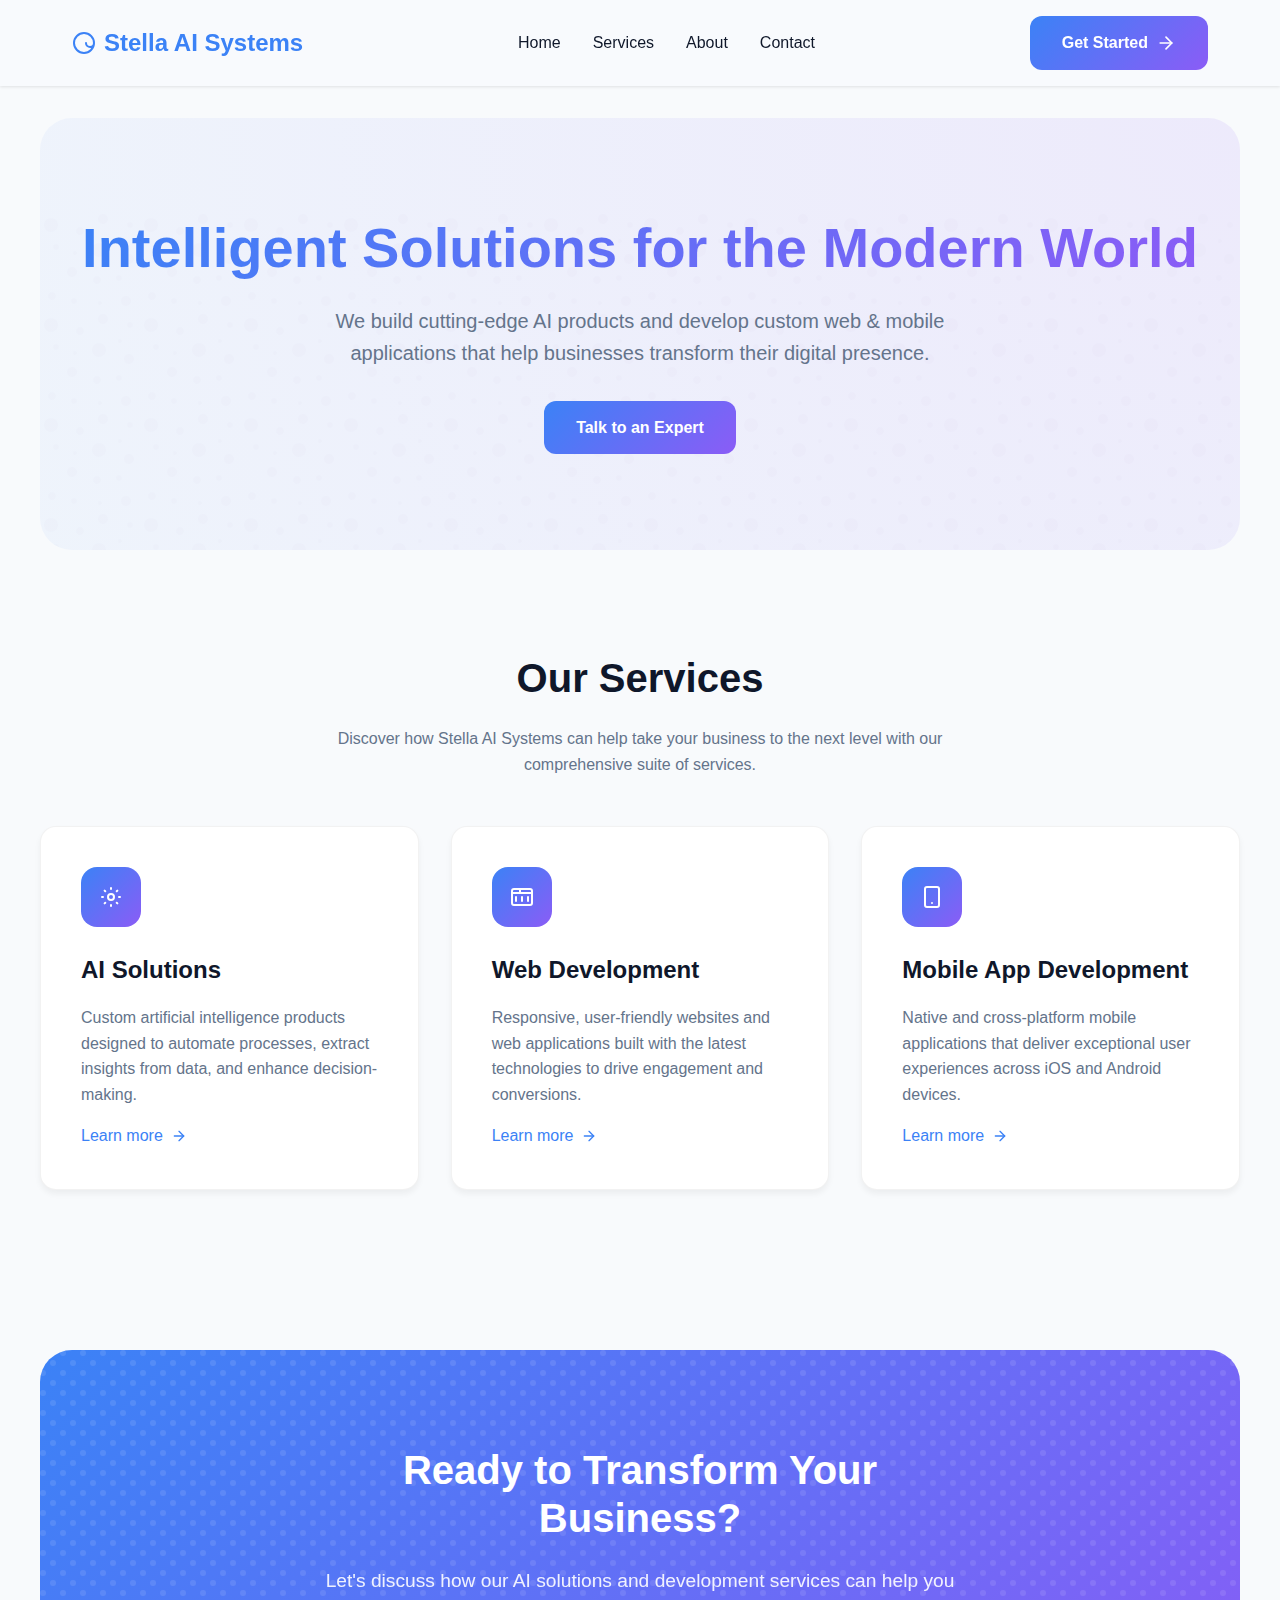
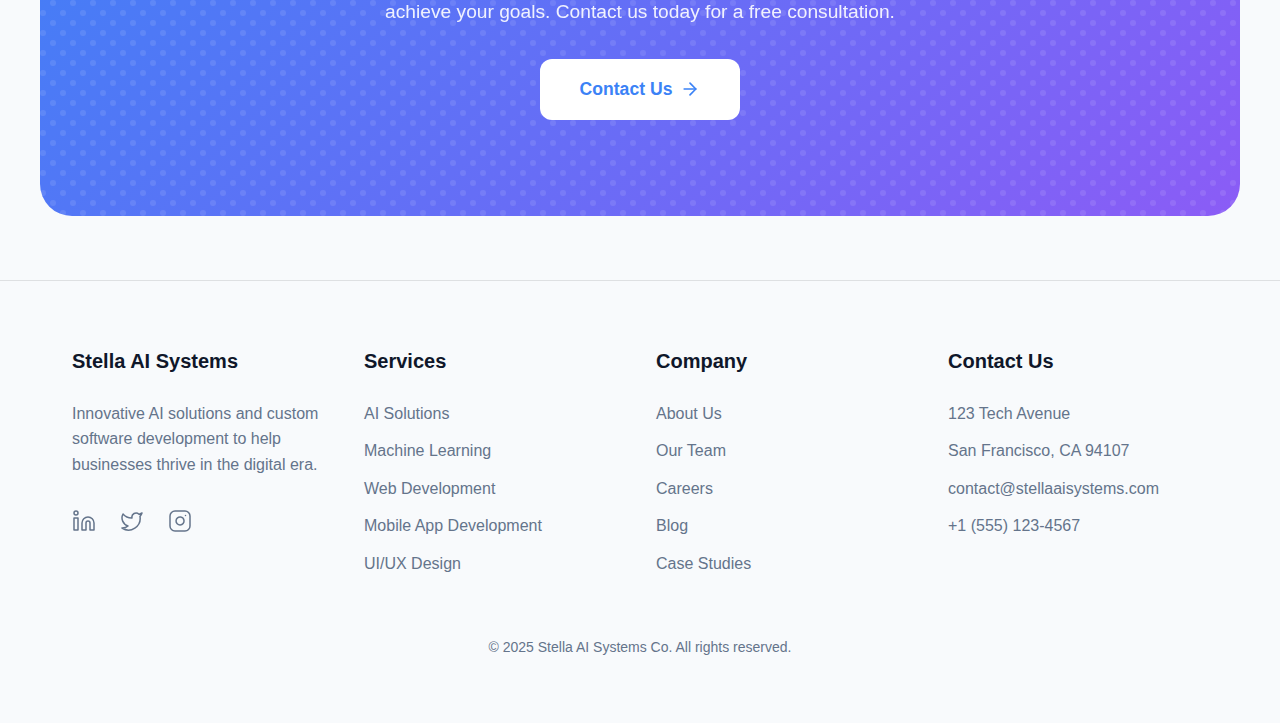
<file: index.html>
<!DOCTYPE html>
<html lang="en">
<head>
    <meta charset="UTF-8">
    <meta name="viewport" content="width=device-width, initial-scale=1.0">
    <title>Stella AI Systems Co. | AI Products & App Development</title>
    <link rel="stylesheet" href="styles.css">
</head>
<body>
    <!-- Header -->
    <header>
        <div class="container">
            <nav>
                <div class="logo">
                    <svg xmlns="http://www.w3.org/2000/svg" width="24" height="24" viewBox="0 0 24 24" fill="none" stroke="currentColor" stroke-width="2" stroke-linecap="round" stroke-linejoin="round">
                        <path d="M12 2a10 10 0 1 0 10 10 4 4 0 1 1-8 0 4 4 0 1 0 8 0 10 10 0 0 0-10-10Z"></path>
                    </svg>
                    Stella AI Systems
                </div>
                <div class="nav-links">
                    <a href="#" class="nav-link">Home</a>
                    <a href="#services" class="nav-link">Services</a>
                    <a href="#about" class="nav-link">About</a>
                    <a href="#contact" class="nav-link">Contact</a>
                </div>
                <button class="mobile-menu-btn">
                    <svg xmlns="http://www.w3.org/2000/svg" width="24" height="24" viewBox="0 0 24 24" fill="none" stroke="currentColor" stroke-width="2" stroke-linecap="round" stroke-linejoin="round">
                        <line x1="3" y1="12" x2="21" y2="12"></line>
                        <line x1="3" y1="6" x2="21" y2="6"></line>
                        <line x1="3" y1="18" x2="21" y2="18"></line>
                    </svg>
                </button>
                <a href="#contact" class="btn">Get Started
                    <svg xmlns="http://www.w3.org/2000/svg" width="20" height="20" viewBox="0 0 24 24" fill="none" stroke="currentColor" stroke-width="2" stroke-linecap="round" stroke-linejoin="round">
                        <path d="M5 12h14"></path>
                        <path d="m12 5 7 7-7 7"></path>
                    </svg>
                </a>
            </nav>
        </div>
    </header>

    <!-- Hero Section -->
    <section class="hero container">
        <h1>Intelligent Solutions for the Modern World</h1>
        <p>We build cutting-edge AI products and develop custom web & mobile applications that help businesses transform their digital presence.</p>
        <a href="#contact" class="btn">Talk to an Expert</a>
    </section>

    <!-- Services Section -->
    <section id="services" class="services container">
        <div class="section-header">
            <h2>Our Services</h2>
            <p>Discover how Stella AI Systems can help take your business to the next level with our comprehensive suite of services.</p>
        </div>
        <div class="services-grid">
            <div class="service-card">
                <div class="service-icon">
                    <svg xmlns="http://www.w3.org/2000/svg" width="24" height="24" viewBox="0 0 24 24" fill="none" stroke="currentColor" stroke-width="2" stroke-linecap="round" stroke-linejoin="round">
                        <circle cx="12" cy="12" r="3"></circle>
                        <path d="M3 12h1m8-9v1m8 8h1m-9 8v1M5.6 5.6l.7.7m12.1-.7-.7.7m0 11.4.7.7m-12.1-.7-.7.7"></path>
                    </svg>
                </div>
                <h3>AI Solutions</h3>
                <p>Custom artificial intelligence products designed to automate processes, extract insights from data, and enhance decision-making.</p>
                <a href="#" class="learn-more">
                    Learn more
                    <svg xmlns="http://www.w3.org/2000/svg" width="16" height="16" viewBox="0 0 24 24" fill="none" stroke="currentColor" stroke-width="2" stroke-linecap="round" stroke-linejoin="round">
                        <path d="M5 12h14"></path>
                        <path d="m12 5 7 7-7 7"></path>
                    </svg>
                </a>
            </div>
            <div class="service-card">
                <div class="service-icon">
                    <svg xmlns="http://www.w3.org/2000/svg" width="24" height="24" viewBox="0 0 24 24" fill="none" stroke="currentColor" stroke-width="2" stroke-linecap="round" stroke-linejoin="round">
                        <rect width="20" height="16" x="2" y="4" rx="2"></rect>
                        <path d="M10 4v4"></path>
                        <path d="M2 8h20"></path>
                        <path d="M6 12v4"></path>
                        <path d="M12 12v4"></path>
                        <path d="M18 12v4"></path>
                    </svg>
                </div>
                <h3>Web Development</h3>
                <p>Responsive, user-friendly websites and web applications built with the latest technologies to drive engagement and conversions.</p>
                <a href="#" class="learn-more">
                    Learn more
                    <svg xmlns="http://www.w3.org/2000/svg" width="16" height="16" viewBox="0 0 24 24" fill="none" stroke="currentColor" stroke-width="2" stroke-linecap="round" stroke-linejoin="round">
                        <path d="M5 12h14"></path>
                        <path d="m12 5 7 7-7 7"></path>
                    </svg>
                </a>
            </div>
            <div class="service-card">
                <div class="service-icon">
                    <svg xmlns="http://www.w3.org/2000/svg" width="24" height="24" viewBox="0 0 24 24" fill="none" stroke="currentColor" stroke-width="2" stroke-linecap="round" stroke-linejoin="round">
                        <rect width="14" height="20" x="5" y="2" rx="2" ry="2"></rect>
                        <path d="M12 18h.01"></path>
                    </svg>
                </div>
                <h3>Mobile App Development</h3>
                <p>Native and cross-platform mobile applications that deliver exceptional user experiences across iOS and Android devices.</p>
                <a href="#" class="learn-more">
                    Learn more
                    <svg xmlns="http://www.w3.org/2000/svg" width="16" height="16" viewBox="0 0 24 24" fill="none" stroke="currentColor" stroke-width="2" stroke-linecap="round" stroke-linejoin="round">
                        <path d="M5 12h14"></path>
                        <path d="m12 5 7 7-7 7"></path>
                    </svg>
                </a>
            </div>
        </div>
    </section>

    <!-- CTA Section -->
    <section id="contact" class="cta container">
        <div class="cta-content">
            <h2>Ready to Transform Your Business?</h2>
            <p>Let's discuss how our AI solutions and development services can help you achieve your goals. Contact us today for a free consultation.</p>
            <a href="#" class="btn">Contact Us
                <svg xmlns="http://www.w3.org/2000/svg" width="20" height="20" viewBox="0 0 24 24" fill="none" stroke="currentColor" stroke-width="2" stroke-linecap="round" stroke-linejoin="round">
                    <path d="M5 12h14"></path>
                    <path d="m12 5 7 7-7 7"></path>
                </svg>
            </a>
        </div>
    </section>

    <!-- Footer -->
    <footer>
        <div class="container">
            <div class="footer-content">
                <div class="footer-col">
                    <h3>Stella AI Systems</h3>
                    <p>Innovative AI solutions and custom software development to help businesses thrive in the digital era.</p>
                    <div class="social-links">
                        <a href="#" class="social-link" aria-label="LinkedIn">
                            <svg xmlns="http://www.w3.org/2000/svg" width="24" height="24" viewBox="0 0 24 24" fill="none" stroke="currentColor" stroke-width="1.5" stroke-linecap="round" stroke-linejoin="round">
                                <path d="M16 8a6 6 0 0 1 6 6v7h-4v-7a2 2 0 0 0-2-2 2 2 0 0 0-2 2v7h-4v-7a6 6 0 0 1 6-6z"></path>
                                <rect width="4" height="12" x="2" y="9"></rect>
                                <circle cx="4" cy="4" r="2"></circle>
                            </svg>
                        </a>
                        <a href="#" class="social-link" aria-label="Twitter">
                            <svg xmlns="http://www.w3.org/2000/svg" width="24" height="24" viewBox="0 0 24 24" fill="none" stroke="currentColor" stroke-width="1.5" stroke-linecap="round" stroke-linejoin="round">
                                <path d="M22 4s-.7 2.1-2 3.4c1.6 10-9.4 17.3-18 11.6 2.2.1 4.4-.6 6-2C3 15.5.5 9.6 3 5c2.2 2.6 5.6 4.1 9 4-.9-4.2 4-6.6 7-3.8 1.1 0 3-1.2 3-1.2z"></path>
                            </svg>
                        </a>
                        <a href="#" class="social-link" aria-label="Instagram">
                            <svg xmlns="http://www.w3.org/2000/svg" width="24" height="24" viewBox="0 0 24 24" fill="none" stroke="currentColor" stroke-width="1.5" stroke-linecap="round" stroke-linejoin="round">
                                <rect width="20" height="20" x="2" y="2" rx="5" ry="5"></rect>
                                <path d="M16 11.37A4 4 0 1 1 12.63 8 4 4 0 0 1 16 11.37z"></path>
                                <line x1="17.5" x2="17.51" y1="6.5" y2="6.5"></line>
                            </svg>
                        </a>
                    </div>
                </div>
                <div class="footer-col">
                    <h3>Services</h3>
                    <a href="/services/ai-solutions.html">AI Solutions</a>
                    <a href="/services/machine-learning.html">Machine Learning</a>
                    <a href="/services/web-development.html">Web Development</a>
                    <a href="/services/mobile-app-development.html">Mobile App Development</a>
                    <a href="/services/ui-ux-design.html">UI/UX Design</a>
                </div>
                <div class="footer-col">
                    <h3>Company</h3>
                    <a href="#">About Us</a>
                    <a href="#">Our Team</a>
                    <a href="#">Careers</a>
                    <a href="#">Blog</a>
                    <a href="#">Case Studies</a>
                </div>
                <div class="footer-col">
                    <h3>Contact Us</h3>
                    <p>123 Tech Avenue</p>
                    <p>San Francisco, CA 94107</p>
                    <p>contact@stellaaisystems.com</p>
                    <p>+1 (555) 123-4567</p>
                </div>
            </div>
            <div class="copyright">
                &copy; 2025 Stella AI Systems Co. All rights reserved.
            </div>
        </div>
    </footer>

    <script>
        // Mobile menu toggle
        const mobileMenuBtn = document.querySelector('.mobile-menu-btn');
        const navLinks = document.querySelector('.nav-links');
        
        mobileMenuBtn.addEventListener('click', () => {
            navLinks.classList.toggle('active');
        });

        // Close mobile menu when clicking outside
        document.addEventListener('click', (e) => {
            if (!e.target.closest('nav')) {
                navLinks.classList.remove('active');
            }
        });
    </script>
</body>
</html>
</file>
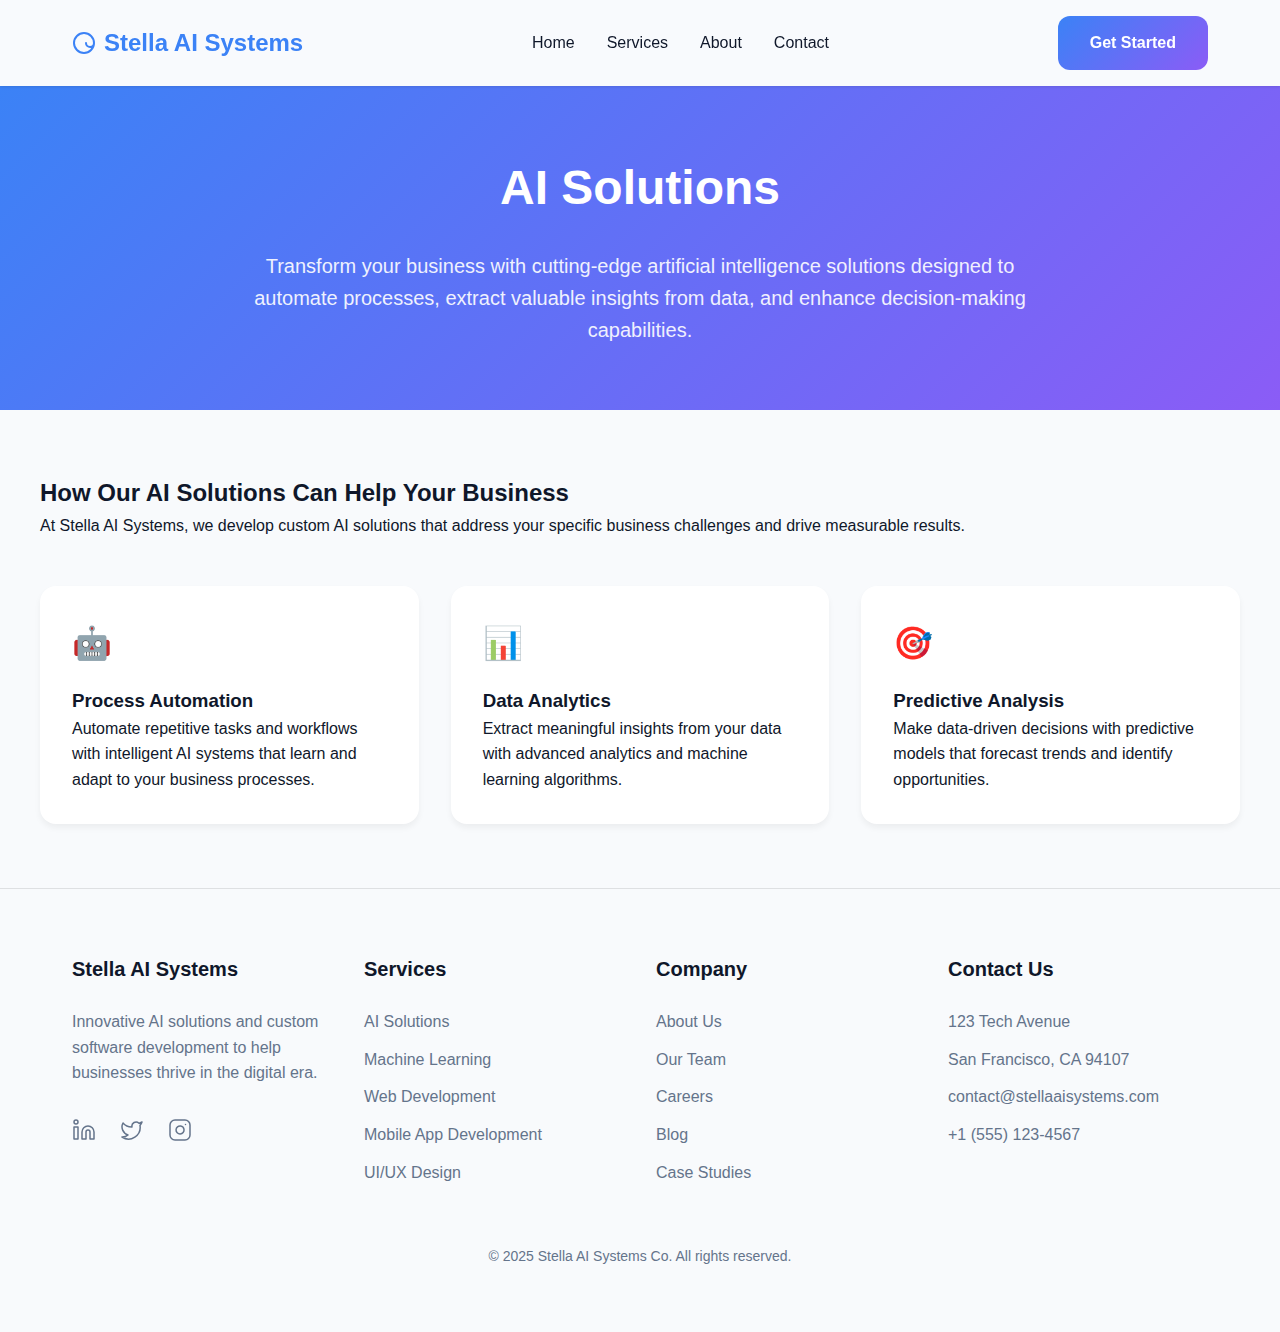
<file: services/ai-solutions.html>
<!DOCTYPE html>
<html lang="en">
<head>
    <meta charset="UTF-8">
    <meta name="viewport" content="width=device-width, initial-scale=1.0">
    <title>AI Solutions | Stella AI Systems Co.</title>
    <link rel="stylesheet" href="../styles.css">
    <style>
        /* Additional styles specific to service pages */
        .service-hero {
            padding: 4rem 0;
            background: var(--gradient);
            color: white;
            text-align: center;
        }

        .service-hero h1 {
            font-size: 3rem;
            margin-bottom: 1.5rem;
        }

        .service-hero p {
            font-size: 1.25rem;
            max-width: 800px;
            margin: 0 auto;
            opacity: 0.9;
        }

        .service-content {
            padding: 4rem 0;
        }

        .service-features {
            display: grid;
            grid-template-columns: repeat(auto-fit, minmax(300px, 1fr));
            gap: 2rem;
            margin-top: 3rem;
        }

        .feature-card {
            background: white;
            padding: 2rem;
            border-radius: 1rem;
            box-shadow: 0 4px 6px rgba(0, 0, 0, 0.05);
            transition: transform 0.3s ease;
        }

        .feature-card:hover {
            transform: translateY(-5px);
        }

        .feature-icon {
            color: var(--primary);
            font-size: 2rem;
            margin-bottom: 1rem;
        }

        .case-studies {
            background: var(--light);
            padding: 4rem 0;
        }

        .case-study-grid {
            display: grid;
            grid-template-columns: repeat(auto-fit, minmax(300px, 1fr));
            gap: 2rem;
            margin-top: 3rem;
        }

        .case-study-card {
            background: white;
            border-radius: 1rem;
            overflow: hidden;
            box-shadow: 0 4px 6px rgba(0, 0, 0, 0.05);
        }

        .case-study-image {
            width: 100%;
            height: 200px;
            object-fit: cover;
        }

        .case-study-content {
            padding: 1.5rem;
        }
    </style>
</head>
<body>
    <!-- Header -->
    <header>
        <div class="container">
            <nav>
                <div class="logo">
                    <svg xmlns="http://www.w3.org/2000/svg" width="24" height="24" viewBox="0 0 24 24" fill="none" stroke="currentColor" stroke-width="2" stroke-linecap="round" stroke-linejoin="round">
                        <path d="M12 2a10 10 0 1 0 10 10 4 4 0 1 1-8 0 4 4 0 1 0 8 0 10 10 0 0 0-10-10Z"></path>
                    </svg>
                    <a href="../index.html" style="text-decoration: none; color: inherit;">Stella AI Systems</a>
                </div>
                <div class="nav-links">
                    <a href="../index.html" class="nav-link">Home</a>
                    <a href="../index.html#services" class="nav-link">Services</a>
                    <a href="../index.html#about" class="nav-link">About</a>
                    <a href="../index.html#contact" class="nav-link">Contact</a>
                </div>
                <button class="mobile-menu-btn">
                    <svg xmlns="http://www.w3.org/2000/svg" width="24" height="24" viewBox="0 0 24 24" fill="none" stroke="currentColor" stroke-width="2" stroke-linecap="round" stroke-linejoin="round">
                        <line x1="3" y1="12" x2="21" y2="12"></line>
                        <line x1="3" y1="6" x2="21" y2="6"></line>
                        <line x1="3" y1="18" x2="21" y2="18"></line>
                    </svg>
                </button>
                <a href="../index.html#contact" class="btn">Get Started</a>
            </nav>
        </div>
    </header>

    <!-- Service Hero Section -->
    <section class="service-hero">
        <div class="container">
            <h1>AI Solutions</h1>
            <p>Transform your business with cutting-edge artificial intelligence solutions designed to automate processes, extract valuable insights from data, and enhance decision-making capabilities.</p>
        </div>
    </section>

    <!-- Service Content -->
    <section class="service-content container">
        <h2>How Our AI Solutions Can Help Your Business</h2>
        <p>At Stella AI Systems, we develop custom AI solutions that address your specific business challenges and drive measurable results.</p>
        
        <div class="service-features">
            <div class="feature-card">
                <div class="feature-icon">🤖</div>
                <h3>Process Automation</h3>
                <p>Automate repetitive tasks and workflows with intelligent AI systems that learn and adapt to your business processes.</p>
            </div>
            <div class="feature-card">
                <div class="feature-icon">📊</div>
                <h3>Data Analytics</h3>
                <p>Extract meaningful insights from your data with advanced analytics and machine learning algorithms.</p>
            </div>
            <div class="feature-card">
                <div class="feature-icon">🎯</div>
                <h3>Predictive Analysis</h3>
                <p>Make data-driven decisions with predictive models that forecast trends and identify opportunities.</p>
            </div>
        </div>
    </section>

    <!-- Footer -->
    <footer>
        <div class="container">
            <div class="footer-content">
                <div class="footer-col">
                    <h3>Stella AI Systems</h3>
                    <p>Innovative AI solutions and custom software development to help businesses thrive in the digital era.</p>
                    <div class="social-links">
                        <a href="#" class="social-link" aria-label="LinkedIn">
                            <svg xmlns="http://www.w3.org/2000/svg" width="24" height="24" viewBox="0 0 24 24" fill="none" stroke="currentColor" stroke-width="1.5" stroke-linecap="round" stroke-linejoin="round">
                                <path d="M16 8a6 6 0 0 1 6 6v7h-4v-7a2 2 0 0 0-2-2 2 2 0 0 0-2 2v7h-4v-7a6 6 0 0 1 6-6z"></path>
                                <rect width="4" height="12" x="2" y="9"></rect>
                                <circle cx="4" cy="4" r="2"></circle>
                            </svg>
                        </a>
                        <a href="#" class="social-link" aria-label="Twitter">
                            <svg xmlns="http://www.w3.org/2000/svg" width="24" height="24" viewBox="0 0 24 24" fill="none" stroke="currentColor" stroke-width="1.5" stroke-linecap="round" stroke-linejoin="round">
                                <path d="M22 4s-.7 2.1-2 3.4c1.6 10-9.4 17.3-18 11.6 2.2.1 4.4-.6 6-2C3 15.5.5 9.6 3 5c2.2 2.6 5.6 4.1 9 4-.9-4.2 4-6.6 7-3.8 1.1 0 3-1.2 3-1.2z"></path>
                            </svg>
                        </a>
                        <a href="#" class="social-link" aria-label="Instagram">
                            <svg xmlns="http://www.w3.org/2000/svg" width="24" height="24" viewBox="0 0 24 24" fill="none" stroke="currentColor" stroke-width="1.5" stroke-linecap="round" stroke-linejoin="round">
                                <rect width="20" height="20" x="2" y="2" rx="5" ry="5"></rect>
                                <path d="M16 11.37A4 4 0 1 1 12.63 8 4 4 0 0 1 16 11.37z"></path>
                                <line x1="17.5" x2="17.51" y1="6.5" y2="6.5"></line>
                            </svg>
                        </a>
                    </div>
                </div>
                <div class="footer-col">
                    <h3>Services</h3>
                    <a href="ai-solutions.html">AI Solutions</a>
                    <a href="machine-learning.html">Machine Learning</a>
                    <a href="web-development.html">Web Development</a>
                    <a href="mobile-app-development.html">Mobile App Development</a>
                    <a href="ui-ux-design.html">UI/UX Design</a>
                </div>
                <div class="footer-col">
                    <h3>Company</h3>
                    <a href="../index.html#about">About Us</a>
                    <a href="#">Our Team</a>
                    <a href="#">Careers</a>
                    <a href="#">Blog</a>
                    <a href="#">Case Studies</a>
                </div>
                <div class="footer-col">
                    <h3>Contact Us</h3>
                    <p>123 Tech Avenue</p>
                    <p>San Francisco, CA 94107</p>
                    <p>contact@stellaaisystems.com</p>
                    <p>+1 (555) 123-4567</p>
                </div>
            </div>
            <div class="copyright">
                &copy; 2025 Stella AI Systems Co. All rights reserved.
            </div>
        </div>
    </footer>

    <script>
        // Mobile menu toggle
        const mobileMenuBtn = document.querySelector('.mobile-menu-btn');
        const navLinks = document.querySelector('.nav-links');
        
        mobileMenuBtn.addEventListener('click', () => {
            navLinks.classList.toggle('active');
        });

        // Close mobile menu when clicking outside
        document.addEventListener('click', (e) => {
            if (!e.target.closest('nav')) {
                navLinks.classList.remove('active');
            }
        });
    </script>
</body>
</html>
</file>
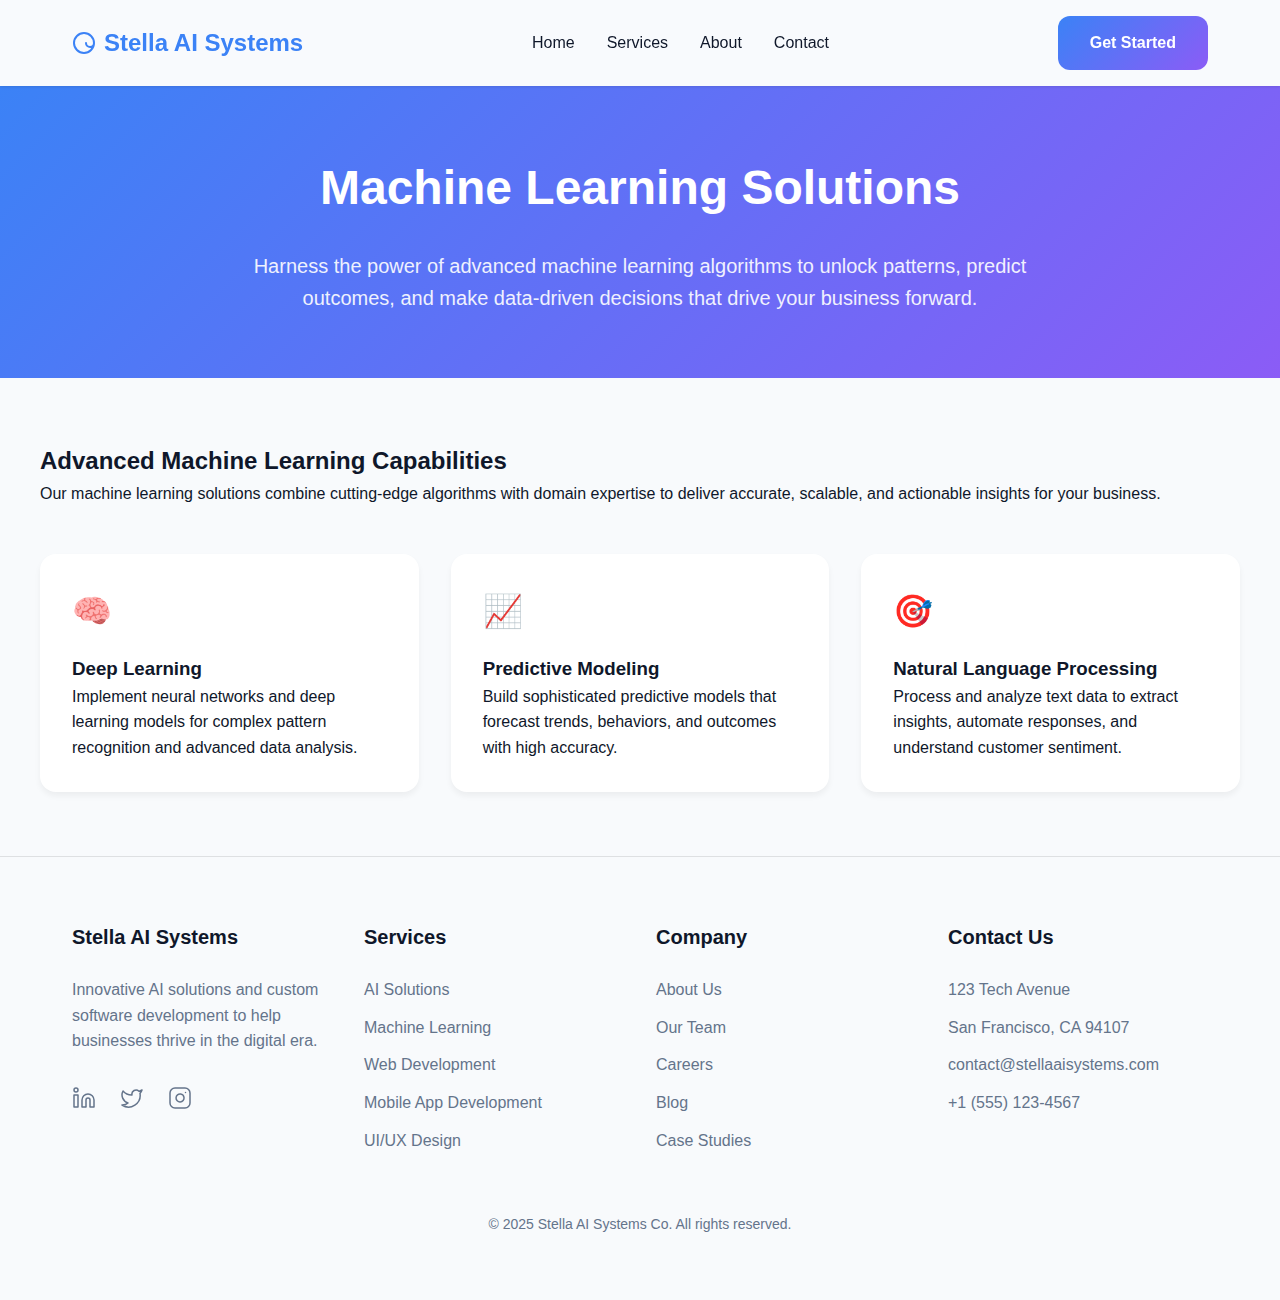
<file: services/machine-learning.html>
<!DOCTYPE html>
<html lang="en">
<head>
    <meta charset="UTF-8">
    <meta name="viewport" content="width=device-width, initial-scale=1.0">
    <title>Machine Learning | Stella AI Systems Co.</title>
    <link rel="stylesheet" href="../styles.css">
    <style>
        /* Additional styles specific to service pages */
        .service-hero {
            padding: 4rem 0;
            background: var(--gradient);
            color: white;
            text-align: center;
        }

        .service-hero h1 {
            font-size: 3rem;
            margin-bottom: 1.5rem;
        }

        .service-hero p {
            font-size: 1.25rem;
            max-width: 800px;
            margin: 0 auto;
            opacity: 0.9;
        }

        .service-content {
            padding: 4rem 0;
        }

        .service-features {
            display: grid;
            grid-template-columns: repeat(auto-fit, minmax(300px, 1fr));
            gap: 2rem;
            margin-top: 3rem;
        }

        .feature-card {
            background: white;
            padding: 2rem;
            border-radius: 1rem;
            box-shadow: 0 4px 6px rgba(0, 0, 0, 0.05);
            transition: transform 0.3s ease;
        }

        .feature-card:hover {
            transform: translateY(-5px);
        }

        .feature-icon {
            color: var(--primary);
            font-size: 2rem;
            margin-bottom: 1rem;
        }

        .case-studies {
            background: var(--light);
            padding: 4rem 0;
        }

        .case-study-grid {
            display: grid;
            grid-template-columns: repeat(auto-fit, minmax(300px, 1fr));
            gap: 2rem;
            margin-top: 3rem;
        }

        .case-study-card {
            background: white;
            border-radius: 1rem;
            overflow: hidden;
            box-shadow: 0 4px 6px rgba(0, 0, 0, 0.05);
        }

        .case-study-image {
            width: 100%;
            height: 200px;
            object-fit: cover;
        }

        .case-study-content {
            padding: 1.5rem;
        }
    </style>
</head>
<body>
    <!-- Header -->
    <header>
        <div class="container">
            <nav>
                <div class="logo">
                    <svg xmlns="http://www.w3.org/2000/svg" width="24" height="24" viewBox="0 0 24 24" fill="none" stroke="currentColor" stroke-width="2" stroke-linecap="round" stroke-linejoin="round">
                        <path d="M12 2a10 10 0 1 0 10 10 4 4 0 1 1-8 0 4 4 0 1 0 8 0 10 10 0 0 0-10-10Z"></path>
                    </svg>
                    <a href="../index.html" style="text-decoration: none; color: inherit;">Stella AI Systems</a>
                </div>
                <div class="nav-links">
                    <a href="../index.html" class="nav-link">Home</a>
                    <a href="../index.html#services" class="nav-link">Services</a>
                    <a href="../index.html#about" class="nav-link">About</a>
                    <a href="../index.html#contact" class="nav-link">Contact</a>
                </div>
                <button class="mobile-menu-btn">
                    <svg xmlns="http://www.w3.org/2000/svg" width="24" height="24" viewBox="0 0 24 24" fill="none" stroke="currentColor" stroke-width="2" stroke-linecap="round" stroke-linejoin="round">
                        <line x1="3" y1="12" x2="21" y2="12"></line>
                        <line x1="3" y1="6" x2="21" y2="6"></line>
                        <line x1="3" y1="18" x2="21" y2="18"></line>
                    </svg>
                </button>
                <a href="../index.html#contact" class="btn">Get Started</a>
            </nav>
        </div>
    </header>

    <!-- Service Hero Section -->
    <section class="service-hero">
        <div class="container">
            <h1>Machine Learning Solutions</h1>
            <p>Harness the power of advanced machine learning algorithms to unlock patterns, predict outcomes, and make data-driven decisions that drive your business forward.</p>
        </div>
    </section>

    <!-- Service Content -->
    <section class="service-content container">
        <h2>Advanced Machine Learning Capabilities</h2>
        <p>Our machine learning solutions combine cutting-edge algorithms with domain expertise to deliver accurate, scalable, and actionable insights for your business.</p>
        
        <div class="service-features">
            <div class="feature-card">
                <div class="feature-icon">🧠</div>
                <h3>Deep Learning</h3>
                <p>Implement neural networks and deep learning models for complex pattern recognition and advanced data analysis.</p>
            </div>
            <div class="feature-card">
                <div class="feature-icon">📈</div>
                <h3>Predictive Modeling</h3>
                <p>Build sophisticated predictive models that forecast trends, behaviors, and outcomes with high accuracy.</p>
            </div>
            <div class="feature-card">
                <div class="feature-icon">🎯</div>
                <h3>Natural Language Processing</h3>
                <p>Process and analyze text data to extract insights, automate responses, and understand customer sentiment.</p>
            </div>
        </div>
    </section>

    <!-- Footer -->
    <footer>
        <div class="container">
            <div class="footer-content">
                <div class="footer-col">
                    <h3>Stella AI Systems</h3>
                    <p>Innovative AI solutions and custom software development to help businesses thrive in the digital era.</p>
                    <div class="social-links">
                        <a href="#" class="social-link" aria-label="LinkedIn">
                            <svg xmlns="http://www.w3.org/2000/svg" width="24" height="24" viewBox="0 0 24 24" fill="none" stroke="currentColor" stroke-width="1.5" stroke-linecap="round" stroke-linejoin="round">
                                <path d="M16 8a6 6 0 0 1 6 6v7h-4v-7a2 2 0 0 0-2-2 2 2 0 0 0-2 2v7h-4v-7a6 6 0 0 1 6-6z"></path>
                                <rect width="4" height="12" x="2" y="9"></rect>
                                <circle cx="4" cy="4" r="2"></circle>
                            </svg>
                        </a>
                        <a href="#" class="social-link" aria-label="Twitter">
                            <svg xmlns="http://www.w3.org/2000/svg" width="24" height="24" viewBox="0 0 24 24" fill="none" stroke="currentColor" stroke-width="1.5" stroke-linecap="round" stroke-linejoin="round">
                                <path d="M22 4s-.7 2.1-2 3.4c1.6 10-9.4 17.3-18 11.6 2.2.1 4.4-.6 6-2C3 15.5.5 9.6 3 5c2.2 2.6 5.6 4.1 9 4-.9-4.2 4-6.6 7-3.8 1.1 0 3-1.2 3-1.2z"></path>
                            </svg>
                        </a>
                        <a href="#" class="social-link" aria-label="Instagram">
                            <svg xmlns="http://www.w3.org/2000/svg" width="24" height="24" viewBox="0 0 24 24" fill="none" stroke="currentColor" stroke-width="1.5" stroke-linecap="round" stroke-linejoin="round">
                                <rect width="20" height="20" x="2" y="2" rx="5" ry="5"></rect>
                                <path d="M16 11.37A4 4 0 1 1 12.63 8 4 4 0 0 1 16 11.37z"></path>
                                <line x1="17.5" x2="17.51" y1="6.5" y2="6.5"></line>
                            </svg>
                        </a>
                    </div>
                </div>
                <div class="footer-col">
                    <h3>Services</h3>
                    <a href="ai-solutions.html">AI Solutions</a>
                    <a href="machine-learning.html">Machine Learning</a>
                    <a href="web-development.html">Web Development</a>
                    <a href="mobile-app-development.html">Mobile App Development</a>
                    <a href="ui-ux-design.html">UI/UX Design</a>
                </div>
                <div class="footer-col">
                    <h3>Company</h3>
                    <a href="../index.html#about">About Us</a>
                    <a href="#">Our Team</a>
                    <a href="#">Careers</a>
                    <a href="#">Blog</a>
                    <a href="#">Case Studies</a>
                </div>
                <div class="footer-col">
                    <h3>Contact Us</h3>
                    <p>123 Tech Avenue</p>
                    <p>San Francisco, CA 94107</p>
                    <p>contact@stellaaisystems.com</p>
                    <p>+1 (555) 123-4567</p>
                </div>
            </div>
            <div class="copyright">
                &copy; 2025 Stella AI Systems Co. All rights reserved.
            </div>
        </div>
    </footer>

    <script>
        // Mobile menu toggle
        const mobileMenuBtn = document.querySelector('.mobile-menu-btn');
        const navLinks = document.querySelector('.nav-links');
        
        mobileMenuBtn.addEventListener('click', () => {
            navLinks.classList.toggle('active');
        });

        // Close mobile menu when clicking outside
        document.addEventListener('click', (e) => {
            if (!e.target.closest('nav')) {
                navLinks.classList.remove('active');
            }
        });
    </script>
</body>
</html>
</file>
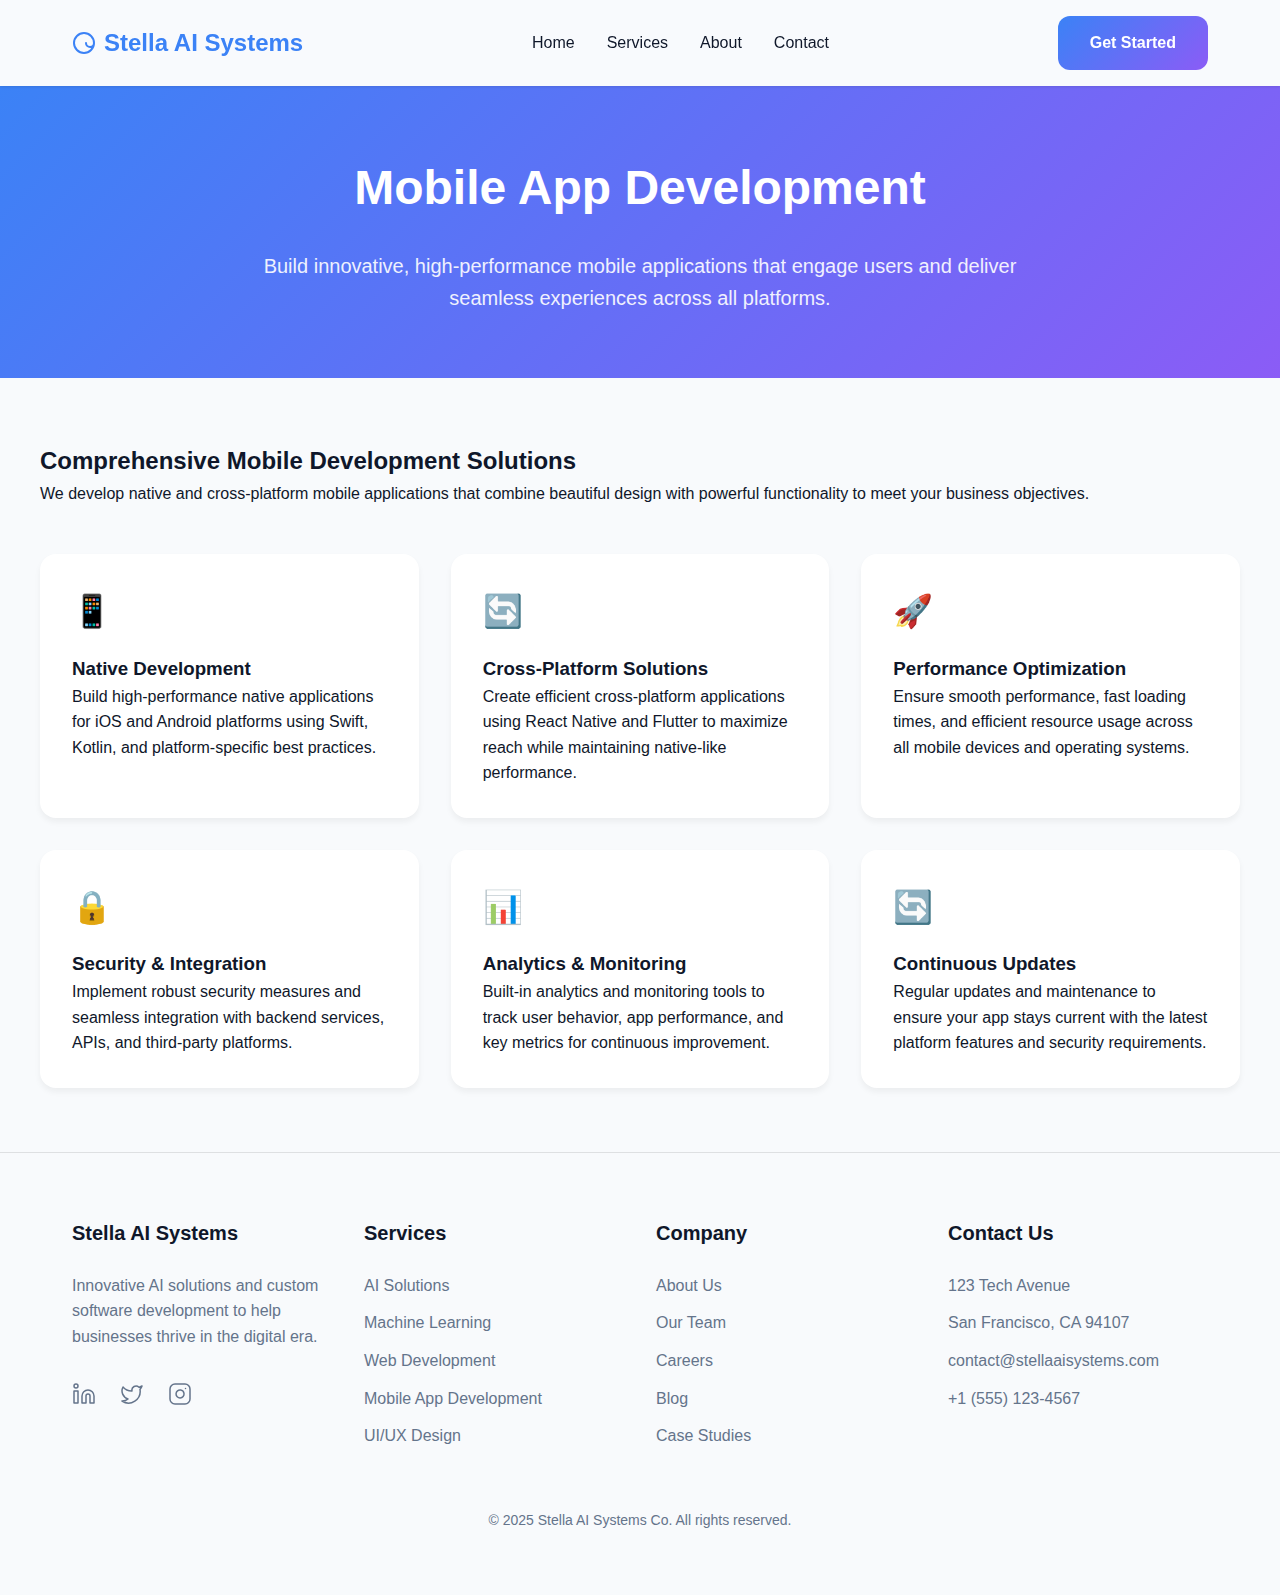
<file: services/mobile-app-development.html>
<!DOCTYPE html>
<html lang="en">
<head>
    <meta charset="UTF-8">
    <meta name="viewport" content="width=device-width, initial-scale=1.0">
    <title>Mobile App Development | Stella AI Systems Co.</title>
    <link rel="stylesheet" href="../styles.css">
    <style>
        /* Additional styles specific to service pages */
        .service-hero {
            padding: 4rem 0;
            background: var(--gradient);
            color: white;
            text-align: center;
        }

        .service-hero h1 {
            font-size: 3rem;
            margin-bottom: 1.5rem;
        }

        .service-hero p {
            font-size: 1.25rem;
            max-width: 800px;
            margin: 0 auto;
            opacity: 0.9;
        }

        .service-content {
            padding: 4rem 0;
        }

        .service-features {
            display: grid;
            grid-template-columns: repeat(auto-fit, minmax(300px, 1fr));
            gap: 2rem;
            margin-top: 3rem;
        }

        .feature-card {
            background: white;
            padding: 2rem;
            border-radius: 1rem;
            box-shadow: 0 4px 6px rgba(0, 0, 0, 0.05);
            transition: transform 0.3s ease;
        }

        .feature-card:hover {
            transform: translateY(-5px);
        }

        .feature-icon {
            color: var(--primary);
            font-size: 2rem;
            margin-bottom: 1rem;
        }
    </style>
</head>
<body>
    <!-- Header -->
    <header>
        <div class="container">
            <nav>
                <div class="logo">
                    <svg xmlns="http://www.w3.org/2000/svg" width="24" height="24" viewBox="0 0 24 24" fill="none" stroke="currentColor" stroke-width="2" stroke-linecap="round" stroke-linejoin="round">
                        <path d="M12 2a10 10 0 1 0 10 10 4 4 0 1 1-8 0 4 4 0 1 0 8 0 10 10 0 0 0-10-10Z"></path>
                    </svg>
                    <a href="../index.html" style="text-decoration: none; color: inherit;">Stella AI Systems</a>
                </div>
                <div class="nav-links">
                    <a href="../index.html" class="nav-link">Home</a>
                    <a href="../index.html#services" class="nav-link">Services</a>
                    <a href="../index.html#about" class="nav-link">About</a>
                    <a href="../index.html#contact" class="nav-link">Contact</a>
                </div>
                <button class="mobile-menu-btn">
                    <svg xmlns="http://www.w3.org/2000/svg" width="24" height="24" viewBox="0 0 24 24" fill="none" stroke="currentColor" stroke-width="2" stroke-linecap="round" stroke-linejoin="round">
                        <line x1="3" y1="12" x2="21" y2="12"></line>
                        <line x1="3" y1="6" x2="21" y2="6"></line>
                        <line x1="3" y1="18" x2="21" y2="18"></line>
                    </svg>
                </button>
                <a href="../index.html#contact" class="btn">Get Started</a>
            </nav>
        </div>
    </header>

    <!-- Service Hero Section -->
    <section class="service-hero">
        <div class="container">
            <h1>Mobile App Development</h1>
            <p>Build innovative, high-performance mobile applications that engage users and deliver seamless experiences across all platforms.</p>
        </div>
    </section>

    <!-- Service Content -->
    <section class="service-content container">
        <h2>Comprehensive Mobile Development Solutions</h2>
        <p>We develop native and cross-platform mobile applications that combine beautiful design with powerful functionality to meet your business objectives.</p>
        
        <div class="service-features">
            <div class="feature-card">
                <div class="feature-icon">📱</div>
                <h3>Native Development</h3>
                <p>Build high-performance native applications for iOS and Android platforms using Swift, Kotlin, and platform-specific best practices.</p>
            </div>
            <div class="feature-card">
                <div class="feature-icon">🔄</div>
                <h3>Cross-Platform Solutions</h3>
                <p>Create efficient cross-platform applications using React Native and Flutter to maximize reach while maintaining native-like performance.</p>
            </div>
            <div class="feature-card">
                <div class="feature-icon">🚀</div>
                <h3>Performance Optimization</h3>
                <p>Ensure smooth performance, fast loading times, and efficient resource usage across all mobile devices and operating systems.</p>
            </div>
            <div class="feature-card">
                <div class="feature-icon">🔒</div>
                <h3>Security & Integration</h3>
                <p>Implement robust security measures and seamless integration with backend services, APIs, and third-party platforms.</p>
            </div>
            <div class="feature-card">
                <div class="feature-icon">📊</div>
                <h3>Analytics & Monitoring</h3>
                <p>Built-in analytics and monitoring tools to track user behavior, app performance, and key metrics for continuous improvement.</p>
            </div>
            <div class="feature-card">
                <div class="feature-icon">🔄</div>
                <h3>Continuous Updates</h3>
                <p>Regular updates and maintenance to ensure your app stays current with the latest platform features and security requirements.</p>
            </div>
        </div>
    </section>

    <!-- Footer -->
    <footer>
        <div class="container">
            <div class="footer-content">
                <div class="footer-col">
                    <h3>Stella AI Systems</h3>
                    <p>Innovative AI solutions and custom software development to help businesses thrive in the digital era.</p>
                    <div class="social-links">
                        <a href="#" class="social-link" aria-label="LinkedIn">
                            <svg xmlns="http://www.w3.org/2000/svg" width="24" height="24" viewBox="0 0 24 24" fill="none" stroke="currentColor" stroke-width="1.5" stroke-linecap="round" stroke-linejoin="round">
                                <path d="M16 8a6 6 0 0 1 6 6v7h-4v-7a2 2 0 0 0-2-2 2 2 0 0 0-2 2v7h-4v-7a6 6 0 0 1 6-6z"></path>
                                <rect width="4" height="12" x="2" y="9"></rect>
                                <circle cx="4" cy="4" r="2"></circle>
                            </svg>
                        </a>
                        <a href="#" class="social-link" aria-label="Twitter">
                            <svg xmlns="http://www.w3.org/2000/svg" width="24" height="24" viewBox="0 0 24 24" fill="none" stroke="currentColor" stroke-width="1.5" stroke-linecap="round" stroke-linejoin="round">
                                <path d="M22 4s-.7 2.1-2 3.4c1.6 10-9.4 17.3-18 11.6 2.2.1 4.4-.6 6-2C3 15.5.5 9.6 3 5c2.2 2.6 5.6 4.1 9 4-.9-4.2 4-6.6 7-3.8 1.1 0 3-1.2 3-1.2z"></path>
                            </svg>
                        </a>
                        <a href="#" class="social-link" aria-label="Instagram">
                            <svg xmlns="http://www.w3.org/2000/svg" width="24" height="24" viewBox="0 0 24 24" fill="none" stroke="currentColor" stroke-width="1.5" stroke-linecap="round" stroke-linejoin="round">
                                <rect width="20" height="20" x="2" y="2" rx="5" ry="5"></rect>
                                <path d="M16 11.37A4 4 0 1 1 12.63 8 4 4 0 0 1 16 11.37z"></path>
                                <line x1="17.5" x2="17.51" y1="6.5" y2="6.5"></line>
                            </svg>
                        </a>
                    </div>
                </div>
                <div class="footer-col">
                    <h3>Services</h3>
                    <a href="ai-solutions.html">AI Solutions</a>
                    <a href="machine-learning.html">Machine Learning</a>
                    <a href="web-development.html">Web Development</a>
                    <a href="mobile-app-development.html">Mobile App Development</a>
                    <a href="ui-ux-design.html">UI/UX Design</a>
                </div>
                <div class="footer-col">
                    <h3>Company</h3>
                    <a href="../index.html#about">About Us</a>
                    <a href="#">Our Team</a>
                    <a href="#">Careers</a>
                    <a href="#">Blog</a>
                    <a href="#">Case Studies</a>
                </div>
                <div class="footer-col">
                    <h3>Contact Us</h3>
                    <p>123 Tech Avenue</p>
                    <p>San Francisco, CA 94107</p>
                    <p>contact@stellaaisystems.com</p>
                    <p>+1 (555) 123-4567</p>
                </div>
            </div>
            <div class="copyright">
                &copy; 2025 Stella AI Systems Co. All rights reserved.
            </div>
        </div>
    </footer>

    <script>
        // Mobile menu toggle
        const mobileMenuBtn = document.querySelector('.mobile-menu-btn');
        const navLinks = document.querySelector('.nav-links');
        
        mobileMenuBtn.addEventListener('click', () => {
            navLinks.classList.toggle('active');
        });

        // Close mobile menu when clicking outside
        document.addEventListener('click', (e) => {
            if (!e.target.closest('nav')) {
                navLinks.classList.remove('active');
            }
        });
    </script>
</body>
</html>
</file>
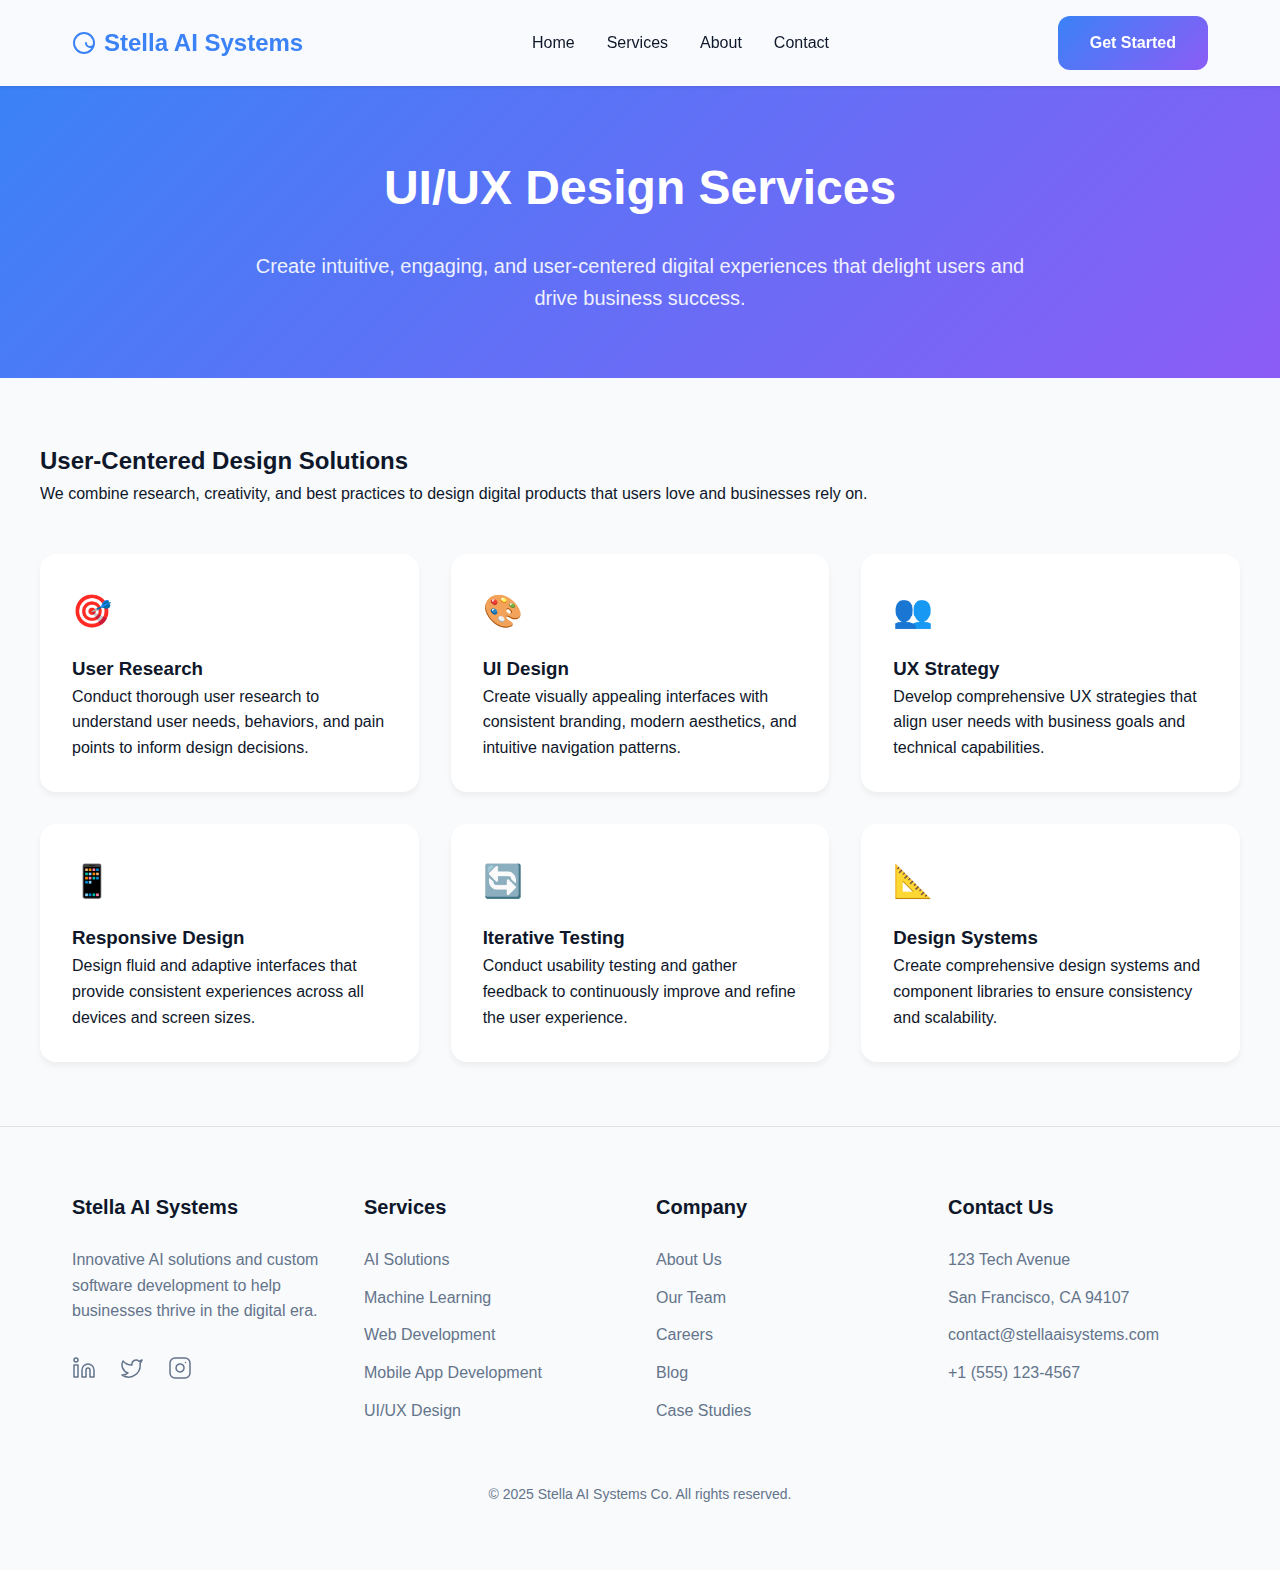
<file: services/ui-ux-design.html>
<!DOCTYPE html>
<html lang="en">
<head>
    <meta charset="UTF-8">
    <meta name="viewport" content="width=device-width, initial-scale=1.0">
    <title>UI/UX Design | Stella AI Systems Co.</title>
    <link rel="stylesheet" href="../styles.css">
    <style>
        /* Additional styles specific to service pages */
        .service-hero {
            padding: 4rem 0;
            background: var(--gradient);
            color: white;
            text-align: center;
        }

        .service-hero h1 {
            font-size: 3rem;
            margin-bottom: 1.5rem;
        }

        .service-hero p {
            font-size: 1.25rem;
            max-width: 800px;
            margin: 0 auto;
            opacity: 0.9;
        }

        .service-content {
            padding: 4rem 0;
        }

        .service-features {
            display: grid;
            grid-template-columns: repeat(auto-fit, minmax(300px, 1fr));
            gap: 2rem;
            margin-top: 3rem;
        }

        .feature-card {
            background: white;
            padding: 2rem;
            border-radius: 1rem;
            box-shadow: 0 4px 6px rgba(0, 0, 0, 0.05);
            transition: transform 0.3s ease;
        }

        .feature-card:hover {
            transform: translateY(-5px);
        }

        .feature-icon {
            color: var(--primary);
            font-size: 2rem;
            margin-bottom: 1rem;
        }
    </style>
</head>
<body>
    <!-- Header -->
    <header>
        <div class="container">
            <nav>
                <div class="logo">
                    <svg xmlns="http://www.w3.org/2000/svg" width="24" height="24" viewBox="0 0 24 24" fill="none" stroke="currentColor" stroke-width="2" stroke-linecap="round" stroke-linejoin="round">
                        <path d="M12 2a10 10 0 1 0 10 10 4 4 0 1 1-8 0 4 4 0 1 0 8 0 10 10 0 0 0-10-10Z"></path>
                    </svg>
                    <a href="../index.html" style="text-decoration: none; color: inherit;">Stella AI Systems</a>
                </div>
                <div class="nav-links">
                    <a href="../index.html" class="nav-link">Home</a>
                    <a href="../index.html#services" class="nav-link">Services</a>
                    <a href="../index.html#about" class="nav-link">About</a>
                    <a href="../index.html#contact" class="nav-link">Contact</a>
                </div>
                <button class="mobile-menu-btn">
                    <svg xmlns="http://www.w3.org/2000/svg" width="24" height="24" viewBox="0 0 24 24" fill="none" stroke="currentColor" stroke-width="2" stroke-linecap="round" stroke-linejoin="round">
                        <line x1="3" y1="12" x2="21" y2="12"></line>
                        <line x1="3" y1="6" x2="21" y2="6"></line>
                        <line x1="3" y1="18" x2="21" y2="18"></line>
                    </svg>
                </button>
                <a href="../index.html#contact" class="btn">Get Started</a>
            </nav>
        </div>
    </header>

    <!-- Service Hero Section -->
    <section class="service-hero">
        <div class="container">
            <h1>UI/UX Design Services</h1>
            <p>Create intuitive, engaging, and user-centered digital experiences that delight users and drive business success.</p>
        </div>
    </section>

    <!-- Service Content -->
    <section class="service-content container">
        <h2>User-Centered Design Solutions</h2>
        <p>We combine research, creativity, and best practices to design digital products that users love and businesses rely on.</p>
        
        <div class="service-features">
            <div class="feature-card">
                <div class="feature-icon">🎯</div>
                <h3>User Research</h3>
                <p>Conduct thorough user research to understand user needs, behaviors, and pain points to inform design decisions.</p>
            </div>
            <div class="feature-card">
                <div class="feature-icon">🎨</div>
                <h3>UI Design</h3>
                <p>Create visually appealing interfaces with consistent branding, modern aesthetics, and intuitive navigation patterns.</p>
            </div>
            <div class="feature-card">
                <div class="feature-icon">👥</div>
                <h3>UX Strategy</h3>
                <p>Develop comprehensive UX strategies that align user needs with business goals and technical capabilities.</p>
            </div>
            <div class="feature-card">
                <div class="feature-icon">📱</div>
                <h3>Responsive Design</h3>
                <p>Design fluid and adaptive interfaces that provide consistent experiences across all devices and screen sizes.</p>
            </div>
            <div class="feature-card">
                <div class="feature-icon">🔄</div>
                <h3>Iterative Testing</h3>
                <p>Conduct usability testing and gather feedback to continuously improve and refine the user experience.</p>
            </div>
            <div class="feature-card">
                <div class="feature-icon">📐</div>
                <h3>Design Systems</h3>
                <p>Create comprehensive design systems and component libraries to ensure consistency and scalability.</p>
            </div>
        </div>
    </section>

    <!-- Footer -->
    <footer>
        <div class="container">
            <div class="footer-content">
                <div class="footer-col">
                    <h3>Stella AI Systems</h3>
                    <p>Innovative AI solutions and custom software development to help businesses thrive in the digital era.</p>
                    <div class="social-links">
                        <a href="#" class="social-link" aria-label="LinkedIn">
                            <svg xmlns="http://www.w3.org/2000/svg" width="24" height="24" viewBox="0 0 24 24" fill="none" stroke="currentColor" stroke-width="1.5" stroke-linecap="round" stroke-linejoin="round">
                                <path d="M16 8a6 6 0 0 1 6 6v7h-4v-7a2 2 0 0 0-2-2 2 2 0 0 0-2 2v7h-4v-7a6 6 0 0 1 6-6z"></path>
                                <rect width="4" height="12" x="2" y="9"></rect>
                                <circle cx="4" cy="4" r="2"></circle>
                            </svg>
                        </a>
                        <a href="#" class="social-link" aria-label="Twitter">
                            <svg xmlns="http://www.w3.org/2000/svg" width="24" height="24" viewBox="0 0 24 24" fill="none" stroke="currentColor" stroke-width="1.5" stroke-linecap="round" stroke-linejoin="round">
                                <path d="M22 4s-.7 2.1-2 3.4c1.6 10-9.4 17.3-18 11.6 2.2.1 4.4-.6 6-2C3 15.5.5 9.6 3 5c2.2 2.6 5.6 4.1 9 4-.9-4.2 4-6.6 7-3.8 1.1 0 3-1.2 3-1.2z"></path>
                            </svg>
                        </a>
                        <a href="#" class="social-link" aria-label="Instagram">
                            <svg xmlns="http://www.w3.org/2000/svg" width="24" height="24" viewBox="0 0 24 24" fill="none" stroke="currentColor" stroke-width="1.5" stroke-linecap="round" stroke-linejoin="round">
                                <rect width="20" height="20" x="2" y="2" rx="5" ry="5"></rect>
                                <path d="M16 11.37A4 4 0 1 1 12.63 8 4 4 0 0 1 16 11.37z"></path>
                                <line x1="17.5" x2="17.51" y1="6.5" y2="6.5"></line>
                            </svg>
                        </a>
                    </div>
                </div>
                <div class="footer-col">
                    <h3>Services</h3>
                    <a href="ai-solutions.html">AI Solutions</a>
                    <a href="machine-learning.html">Machine Learning</a>
                    <a href="web-development.html">Web Development</a>
                    <a href="mobile-app-development.html">Mobile App Development</a>
                    <a href="ui-ux-design.html">UI/UX Design</a>
                </div>
                <div class="footer-col">
                    <h3>Company</h3>
                    <a href="../index.html#about">About Us</a>
                    <a href="#">Our Team</a>
                    <a href="#">Careers</a>
                    <a href="#">Blog</a>
                    <a href="#">Case Studies</a>
                </div>
                <div class="footer-col">
                    <h3>Contact Us</h3>
                    <p>123 Tech Avenue</p>
                    <p>San Francisco, CA 94107</p>
                    <p>contact@stellaaisystems.com</p>
                    <p>+1 (555) 123-4567</p>
                </div>
            </div>
            <div class="copyright">
                &copy; 2025 Stella AI Systems Co. All rights reserved.
            </div>
        </div>
    </footer>

    <script>
        // Mobile menu toggle
        const mobileMenuBtn = document.querySelector('.mobile-menu-btn');
        const navLinks = document.querySelector('.nav-links');
        
        mobileMenuBtn.addEventListener('click', () => {
            navLinks.classList.toggle('active');
        });

        // Close mobile menu when clicking outside
        document.addEventListener('click', (e) => {
            if (!e.target.closest('nav')) {
                navLinks.classList.remove('active');
            }
        });
    </script>
</body>
</html>
</file>
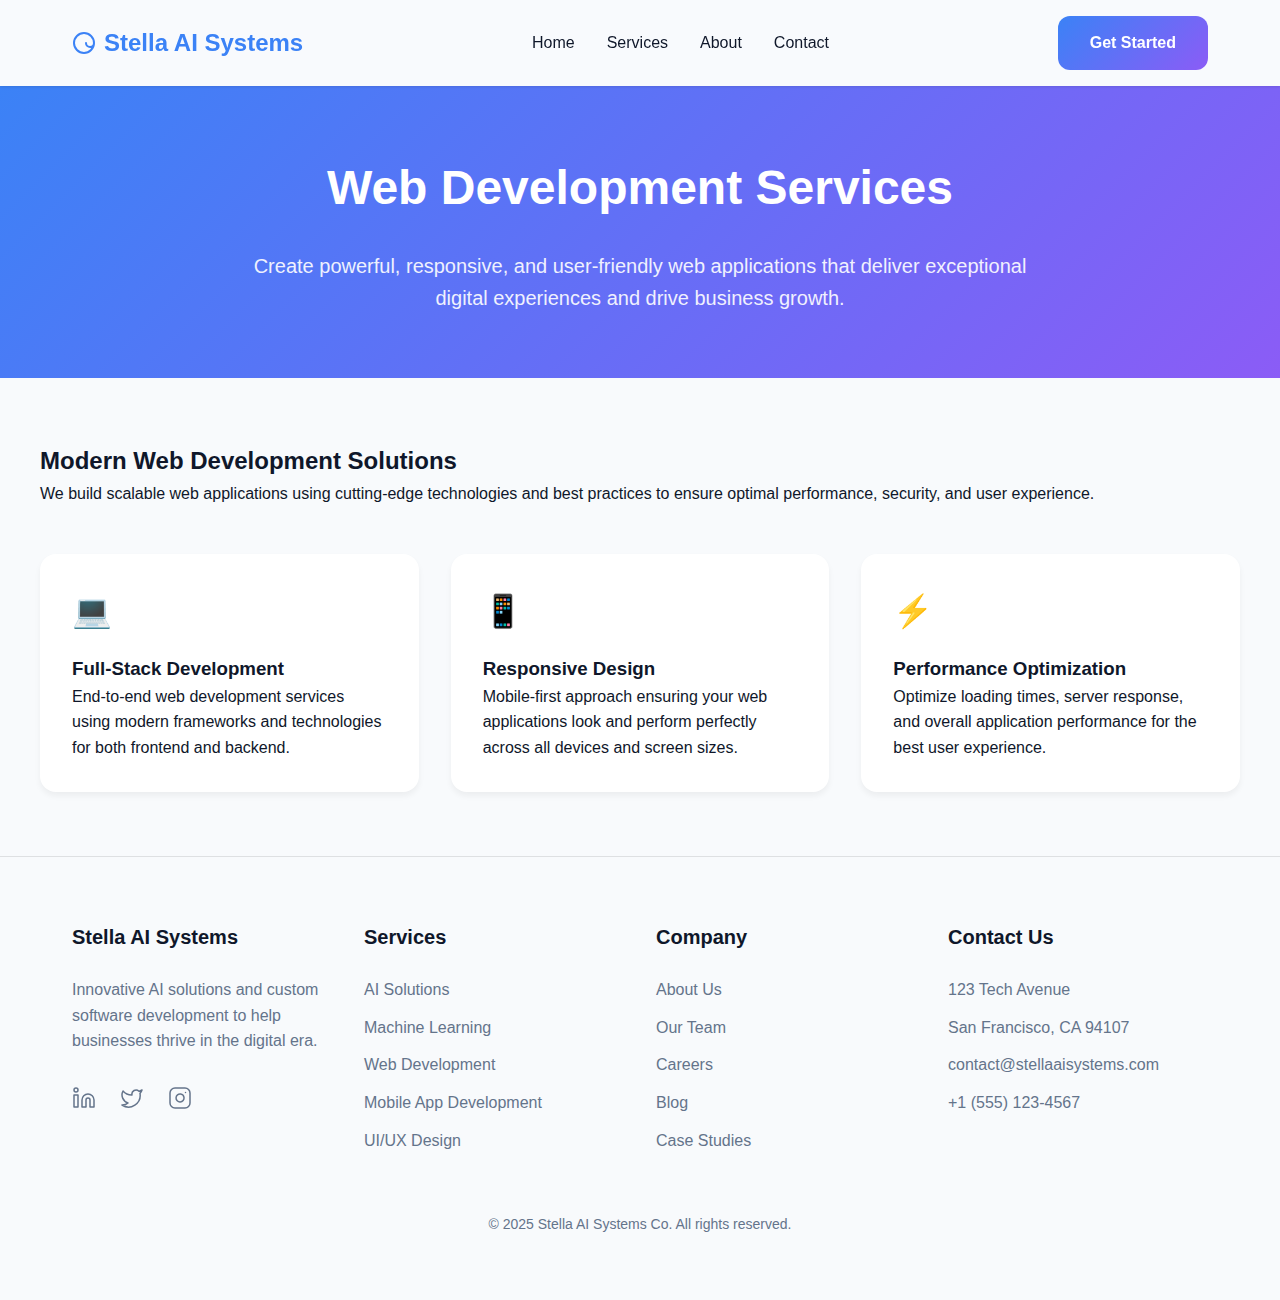
<file: services/web-development.html>
<!DOCTYPE html>
<html lang="en">
<head>
    <meta charset="UTF-8">
    <meta name="viewport" content="width=device-width, initial-scale=1.0">
    <title>Web Development | Stella AI Systems Co.</title>
    <link rel="stylesheet" href="../styles.css">
    <style>
        /* Additional styles specific to service pages */
        .service-hero {
            padding: 4rem 0;
            background: var(--gradient);
            color: white;
            text-align: center;
        }

        .service-hero h1 {
            font-size: 3rem;
            margin-bottom: 1.5rem;
        }

        .service-hero p {
            font-size: 1.25rem;
            max-width: 800px;
            margin: 0 auto;
            opacity: 0.9;
        }

        .service-content {
            padding: 4rem 0;
        }

        .service-features {
            display: grid;
            grid-template-columns: repeat(auto-fit, minmax(300px, 1fr));
            gap: 2rem;
            margin-top: 3rem;
        }

        .feature-card {
            background: white;
            padding: 2rem;
            border-radius: 1rem;
            box-shadow: 0 4px 6px rgba(0, 0, 0, 0.05);
            transition: transform 0.3s ease;
        }

        .feature-card:hover {
            transform: translateY(-5px);
        }

        .feature-icon {
            color: var(--primary);
            font-size: 2rem;
            margin-bottom: 1rem;
        }

        .case-studies {
            background: var(--light);
            padding: 4rem 0;
        }

        .case-study-grid {
            display: grid;
            grid-template-columns: repeat(auto-fit, minmax(300px, 1fr));
            gap: 2rem;
            margin-top: 3rem;
        }

        .case-study-card {
            background: white;
            border-radius: 1rem;
            overflow: hidden;
            box-shadow: 0 4px 6px rgba(0, 0, 0, 0.05);
        }

        .case-study-image {
            width: 100%;
            height: 200px;
            object-fit: cover;
        }

        .case-study-content {
            padding: 1.5rem;
        }
    </style>
</head>
<body>
    <!-- Header -->
    <header>
        <div class="container">
            <nav>
                <div class="logo">
                    <svg xmlns="http://www.w3.org/2000/svg" width="24" height="24" viewBox="0 0 24 24" fill="none" stroke="currentColor" stroke-width="2" stroke-linecap="round" stroke-linejoin="round">
                        <path d="M12 2a10 10 0 1 0 10 10 4 4 0 1 1-8 0 4 4 0 1 0 8 0 10 10 0 0 0-10-10Z"></path>
                    </svg>
                    <a href="../index.html" style="text-decoration: none; color: inherit;">Stella AI Systems</a>
                </div>
                <div class="nav-links">
                    <a href="../index.html" class="nav-link">Home</a>
                    <a href="../index.html#services" class="nav-link">Services</a>
                    <a href="../index.html#about" class="nav-link">About</a>
                    <a href="../index.html#contact" class="nav-link">Contact</a>
                </div>
                <button class="mobile-menu-btn">
                    <svg xmlns="http://www.w3.org/2000/svg" width="24" height="24" viewBox="0 0 24 24" fill="none" stroke="currentColor" stroke-width="2" stroke-linecap="round" stroke-linejoin="round">
                        <line x1="3" y1="12" x2="21" y2="12"></line>
                        <line x1="3" y1="6" x2="21" y2="6"></line>
                        <line x1="3" y1="18" x2="21" y2="18"></line>
                    </svg>
                </button>
                <a href="../index.html#contact" class="btn">Get Started</a>
            </nav>
        </div>
    </header>

    <!-- Service Hero Section -->
    <section class="service-hero">
        <div class="container">
            <h1>Web Development Services</h1>
            <p>Create powerful, responsive, and user-friendly web applications that deliver exceptional digital experiences and drive business growth.</p>
        </div>
    </section>

    <!-- Service Content -->
    <section class="service-content container">
        <h2>Modern Web Development Solutions</h2>
        <p>We build scalable web applications using cutting-edge technologies and best practices to ensure optimal performance, security, and user experience.</p>
        
        <div class="service-features">
            <div class="feature-card">
                <div class="feature-icon">💻</div>
                <h3>Full-Stack Development</h3>
                <p>End-to-end web development services using modern frameworks and technologies for both frontend and backend.</p>
            </div>
            <div class="feature-card">
                <div class="feature-icon">📱</div>
                <h3>Responsive Design</h3>
                <p>Mobile-first approach ensuring your web applications look and perform perfectly across all devices and screen sizes.</p>
            </div>
            <div class="feature-card">
                <div class="feature-icon">⚡</div>
                <h3>Performance Optimization</h3>
                <p>Optimize loading times, server response, and overall application performance for the best user experience.</p>
            </div>
        </div>
    </section>

    <!-- Footer -->
    <footer>
        <div class="container">
            <div class="footer-content">
                <div class="footer-col">
                    <h3>Stella AI Systems</h3>
                    <p>Innovative AI solutions and custom software development to help businesses thrive in the digital era.</p>
                    <div class="social-links">
                        <a href="#" class="social-link" aria-label="LinkedIn">
                            <svg xmlns="http://www.w3.org/2000/svg" width="24" height="24" viewBox="0 0 24 24" fill="none" stroke="currentColor" stroke-width="1.5" stroke-linecap="round" stroke-linejoin="round">
                                <path d="M16 8a6 6 0 0 1 6 6v7h-4v-7a2 2 0 0 0-2-2 2 2 0 0 0-2 2v7h-4v-7a6 6 0 0 1 6-6z"></path>
                                <rect width="4" height="12" x="2" y="9"></rect>
                                <circle cx="4" cy="4" r="2"></circle>
                            </svg>
                        </a>
                        <a href="#" class="social-link" aria-label="Twitter">
                            <svg xmlns="http://www.w3.org/2000/svg" width="24" height="24" viewBox="0 0 24 24" fill="none" stroke="currentColor" stroke-width="1.5" stroke-linecap="round" stroke-linejoin="round">
                                <path d="M22 4s-.7 2.1-2 3.4c1.6 10-9.4 17.3-18 11.6 2.2.1 4.4-.6 6-2C3 15.5.5 9.6 3 5c2.2 2.6 5.6 4.1 9 4-.9-4.2 4-6.6 7-3.8 1.1 0 3-1.2 3-1.2z"></path>
                            </svg>
                        </a>
                        <a href="#" class="social-link" aria-label="Instagram">
                            <svg xmlns="http://www.w3.org/2000/svg" width="24" height="24" viewBox="0 0 24 24" fill="none" stroke="currentColor" stroke-width="1.5" stroke-linecap="round" stroke-linejoin="round">
                                <rect width="20" height="20" x="2" y="2" rx="5" ry="5"></rect>
                                <path d="M16 11.37A4 4 0 1 1 12.63 8 4 4 0 0 1 16 11.37z"></path>
                                <line x1="17.5" x2="17.51" y1="6.5" y2="6.5"></line>
                            </svg>
                        </a>
                    </div>
                </div>
                <div class="footer-col">
                    <h3>Services</h3>
                    <a href="ai-solutions.html">AI Solutions</a>
                    <a href="machine-learning.html">Machine Learning</a>
                    <a href="web-development.html">Web Development</a>
                    <a href="mobile-app-development.html">Mobile App Development</a>
                    <a href="ui-ux-design.html">UI/UX Design</a>
                </div>
                <div class="footer-col">
                    <h3>Company</h3>
                    <a href="../index.html#about">About Us</a>
                    <a href="#">Our Team</a>
                    <a href="#">Careers</a>
                    <a href="#">Blog</a>
                    <a href="#">Case Studies</a>
                </div>
                <div class="footer-col">
                    <h3>Contact Us</h3>
                    <p>123 Tech Avenue</p>
                    <p>San Francisco, CA 94107</p>
                    <p>contact@stellaaisystems.com</p>
                    <p>+1 (555) 123-4567</p>
                </div>
            </div>
            <div class="copyright">
                &copy; 2025 Stella AI Systems Co. All rights reserved.
            </div>
        </div>
    </footer>

    <script>
        // Mobile menu toggle
        const mobileMenuBtn = document.querySelector('.mobile-menu-btn');
        const navLinks = document.querySelector('.nav-links');
        
        mobileMenuBtn.addEventListener('click', () => {
            navLinks.classList.toggle('active');
        });

        // Close mobile menu when clicking outside
        document.addEventListener('click', (e) => {
            if (!e.target.closest('nav')) {
                navLinks.classList.remove('active');
            }
        });
    </script>
</body>
</html>
</file>
<file: styles.css>
/* Base Styles */
:root {
    --primary: #3b82f6;
    --primary-dark: #2563eb;
    --secondary: #8b5cf6;
    --dark: #0f172a;
    --light: #f8fafc;
    --gray: #64748b;
    --gradient: linear-gradient(135deg, var(--primary), var(--secondary));
}

* {
    margin: 0;
    padding: 0;
    box-sizing: border-box;
    font-family: 'Inter', -apple-system, BlinkMacSystemFont, 'Segoe UI', Roboto, sans-serif;
}

body {
    background-color: var(--light);
    color: var(--dark);
    line-height: 1.6;
}

/* Add smooth scrolling */
html {
    scroll-behavior: smooth;
}

.container {
    max-width: 1200px;
    margin: 0 auto;
    padding: 0 2rem;
}

/* Header */
header {
    padding: 1rem 0;
    position: sticky;
    top: 0;
    background: rgba(248, 250, 252, 0.8);
    backdrop-filter: blur(10px);
    z-index: 1000;
    box-shadow: 0 1px 3px rgba(0, 0, 0, 0.1);
}

nav {
    display: flex;
    justify-content: space-between;
    align-items: center;
}

.logo {
    font-size: 1.5rem;
    font-weight: 700;
    color: var(--primary);
    display: flex;
    align-items: center;
    gap: 0.5rem;
}

.nav-links {
    display: flex;
    gap: 2rem;
}

.nav-link {
    text-decoration: none;
    color: var(--dark);
    font-weight: 500;
    transition: color 0.3s;
}

.nav-link:hover {
    color: var(--primary);
}

.btn {
    display: inline-flex;
    align-items: center;
    gap: 0.5rem;
    padding: 0.875rem 2rem;
    background: var(--gradient);
    color: white;
    border-radius: 0.75rem;
    text-decoration: none;
    font-weight: 600;
    transition: all 0.3s;
    position: relative;
    overflow: hidden;
}

.btn::after {
    content: '';
    position: absolute;
    top: 0;
    left: 0;
    width: 100%;
    height: 100%;
    background: linear-gradient(rgba(255, 255, 255, 0.2), transparent);
    opacity: 0;
    transition: opacity 0.3s;
}

.btn:hover::after {
    opacity: 1;
}

/* Hero Section */
.hero {
    padding: 6rem 0;
    display: flex;
    flex-direction: column;
    align-items: center;
    text-align: center;
    background: radial-gradient(circle at top right, rgba(139, 92, 246, 0.1), rgba(59, 130, 246, 0.05));
    border-radius: 2rem;
    margin-top: 2rem;
    position: relative;
    overflow: hidden;
}

.hero::before {
    content: '';
    position: absolute;
    width: 100%;
    height: 100%;
    background: url("data:image/svg+xml,%3Csvg width='100' height='100' viewBox='0 0 100 100' xmlns='http://www.w3.org/2000/svg'%3E%3Cpath d='M11 18c3.866 0 7-3.134 7-7s-3.134-7-7-7-7 3.134-7 7 3.134 7 7 7zm48 25c3.866 0 7-3.134 7-7s-3.134-7-7-7-7 3.134-7 7 3.134 7 7 7zm-43-7c1.657 0 3-1.343 3-3s-1.343-3-3-3-3 1.343-3 3 1.343 3 3 3zm63 31c1.657 0 3-1.343 3-3s-1.343-3-3-3-3 1.343-3 3 1.343 3 3 3zM34 90c1.657 0 3-1.343 3-3s-1.343-3-3-3-3 1.343-3 3 1.343 3 3 3zm56-76c1.657 0 3-1.343 3-3s-1.343-3-3-3-3 1.343-3 3 1.343 3 3 3zM12 86c2.21 0 4-1.79 4-4s-1.79-4-4-4-4 1.79-4 4 1.79 4 4 4zm28-65c2.21 0 4-1.79 4-4s-1.79-4-4-4-4 1.79-4 4 1.79 4 4 4zm23-11c2.76 0 5-2.24 5-5s-2.24-5-5-5-5 2.24-5 5 2.24 5 5 5zm-6 60c2.21 0 4-1.79 4-4s-1.79-4-4-4-4 1.79-4 4 1.79 4 4 4zm29 22c2.76 0 5-2.24 5-5s-2.24-5-5-5-5 2.24-5 5 2.24 5 5 5zM32 63c2.76 0 5-2.24 5-5s-2.24-5-5-5-5 2.24-5 5 2.24 5 5 5zm57-13c2.76 0 5-2.24 5-5s-2.24-5-5-5-5 2.24-5 5 2.24 5 5 5zm-9-21c1.105 0 2-.895 2-2s-.895-2-2-2-2 .895-2 2 .895 2 2 2zM60 91c1.105 0 2-.895 2-2s-.895-2-2-2-2 .895-2 2 .895 2 2 2zM35 41c1.105 0 2-.895 2-2s-.895-2-2-2-2 .895-2 2 .895 2 2 2z' fill='%239C92AC' fill-opacity='0.05'/%3E%3C/svg%3E");
    opacity: 0.5;
    z-index: 0;
}

.hero > * {
    position: relative;
    z-index: 1;
}

.hero h1 {
    font-size: 3.5rem;
    font-weight: 800;
    margin-bottom: 1.5rem;
    background: var(--gradient);
    -webkit-background-clip: text;
    -webkit-text-fill-color: transparent;
    background-clip: text;
    line-height: 1.2;
}

.hero p {
    font-size: 1.25rem;
    color: var(--gray);
    max-width: 650px;
    margin-bottom: 2rem;
}

/* Services Section */
.services {
    padding: 6rem 0;
}

.section-header {
    text-align: center;
    margin-bottom: 3rem;
}

.section-header h2 {
    font-size: 2.5rem;
    font-weight: 700;
    margin-bottom: 1rem;
    color: var(--dark);
}

.section-header p {
    color: var(--gray);
    max-width: 700px;
    margin: 0 auto;
}

.services-grid {
    display: grid;
    grid-template-columns: repeat(auto-fit, minmax(300px, 1fr));
    gap: 2rem;
}

.service-card {
    background-color: white;
    padding: 2.5rem;
    border-radius: 1rem;
    box-shadow: 0 4px 6px rgba(0, 0, 0, 0.05);
    transition: all 0.4s cubic-bezier(0.4, 0, 0.2, 1);
    border: 1px solid rgba(0, 0, 0, 0.05);
}

.service-card:hover {
    transform: translateY(-10px);
    box-shadow: 0 20px 25px rgba(0, 0, 0, 0.1);
    border-color: var(--primary);
}

.service-icon {
    width: 60px;
    height: 60px;
    display: flex;
    align-items: center;
    justify-content: center;
    background: var(--gradient);
    color: white;
    border-radius: 1rem;
    margin-bottom: 1.5rem;
    font-size: 1.75rem;
}

.service-card h3 {
    font-size: 1.5rem;
    margin-bottom: 1rem;
    color: var(--dark);
}

.service-card p {
    color: var(--gray);
    margin-bottom: 1rem;
}

.learn-more {
    display: inline-flex;
    align-items: center;
    color: var(--primary);
    font-weight: 500;
    text-decoration: none;
    gap: 0.5rem;
}

/* CTA Section */
.cta {
    padding: 6rem 0;
    background: var(--gradient);
    border-radius: 2rem;
    margin: 4rem auto;
    color: white;
    text-align: center;
    position: relative;
    overflow: hidden;
    display: flex;
    flex-direction: column;
    align-items: center;
    justify-content: center;
}

.cta::before {
    content: '';
    position: absolute;
    width: 100%;
    height: 100%;
    top: 0;
    left: 0;
    background: url("data:image/svg+xml,%3Csvg width='20' height='20' viewBox='0 0 20 20' xmlns='http://www.w3.org/2000/svg'%3E%3Cg fill='%23ffffff' fill-opacity='0.1' fill-rule='evenodd'%3E%3Ccircle cx='3' cy='3' r='3'/%3E%3Ccircle cx='13' cy='13' r='3'/%3E%3C/g%3E%3C/svg%3E");
}

.cta-content {
    position: relative;
    z-index: 1;
    max-width: 700px;
    margin: 0 auto;
    padding: 0 2rem;
}

.cta h2 {
    font-size: 2.5rem;
    font-weight: 700;
    margin-bottom: 1.5rem;
    line-height: 1.2;
}

.cta p {
    font-size: 1.2rem;
    opacity: 0.9;
    margin-bottom: 2rem;
}

.cta .btn {
    background: white;
    color: var(--primary);
    font-size: 1.1rem;
    padding: 1rem 2.5rem;
}

.cta .btn:hover {
    transform: translateY(-2px);
    box-shadow: 0 5px 15px rgba(0, 0, 0, 0.2);
}

/* Footer */
footer {
    padding: 4rem 0;
    background-color: var(--light);
    border-top: 1px solid rgba(0, 0, 0, 0.1);
}

.footer-content {
    display: flex;
    justify-content: space-between;
    flex-wrap: wrap;
    gap: 2rem;
}

.footer-col {
    flex-basis: 250px;
    flex-grow: 1;
}

.footer-col h3 {
    font-size: 1.25rem;
    font-weight: 600;
    margin-bottom: 1.5rem;
    color: var(--dark);
}

.footer-col p, .footer-col a {
    color: var(--gray);
    margin-bottom: 0.75rem;
    display: block;
    text-decoration: none;
}

.footer-col a:hover {
    color: var(--primary);
}

.social-links {
    display: flex;
    gap: 1.5rem;
    margin-top: 2rem;
}

.social-link {
    display: flex;
    align-items: center;
    justify-content: center;
    color: var(--primary);
    transition: all 0.3s ease;
}

.social-link:hover {
    transform: translateY(-3px);
    color: var(--primary-dark);
}

.social-link svg {
    width: 24px;
    height: 24px;
    stroke-width: 1.5;
}

.copyright {
    text-align: center;
    margin-top: 3rem;
    color: var(--gray);
    font-size: 0.875rem;
}

/* Add animations */
@keyframes fadeInUp {
    from {
        opacity: 0;
        transform: translateY(20px);
    }
    to {
        opacity: 1;
        transform: translateY(0);
    }
}

.hero h1,
.hero p,
.hero .btn {
    animation: fadeInUp 0.6s ease-out forwards;
}

.hero p {
    animation-delay: 0.2s;
}

.hero .btn {
    animation-delay: 0.4s;
}

/* Responsive improvements */
@media (max-width: 768px) {
    .hero h1 {
        font-size: 2.5rem;
    }
    
    .hero p {
        font-size: 1rem;
        padding: 0 1rem;
    }
    
    .section-header h2 {
        font-size: 2rem;
    }
    
    .nav-links {
        display: none;
    }
    
    .service-card {
        padding: 2rem;
    }
    
    .cta {
        margin: 2rem 0;
        padding: 4rem 1.5rem;
    }
    
    .cta h2 {
        font-size: 2rem;
    }
    
    .cta p {
        font-size: 1.1rem;
        padding: 0 1rem;
    }
}

/* Add a mobile menu button */
.mobile-menu-btn {
    display: none;
    background: none;
    border: none;
    color: var(--dark);
    font-size: 1.5rem;
    cursor: pointer;
}

@media (max-width: 768px) {
    .mobile-menu-btn {
        display: block;
    }
    
    .nav-links {
        display: none;
        position: absolute;
        top: 100%;
        left: 0;
        right: 0;
        background: white;
        padding: 1rem;
        box-shadow: 0 4px 6px rgba(0, 0, 0, 0.1);
        flex-direction: column;
        gap: 1rem;
    }
    
    .nav-links.active {
        display: flex;
    }
}
</file>
